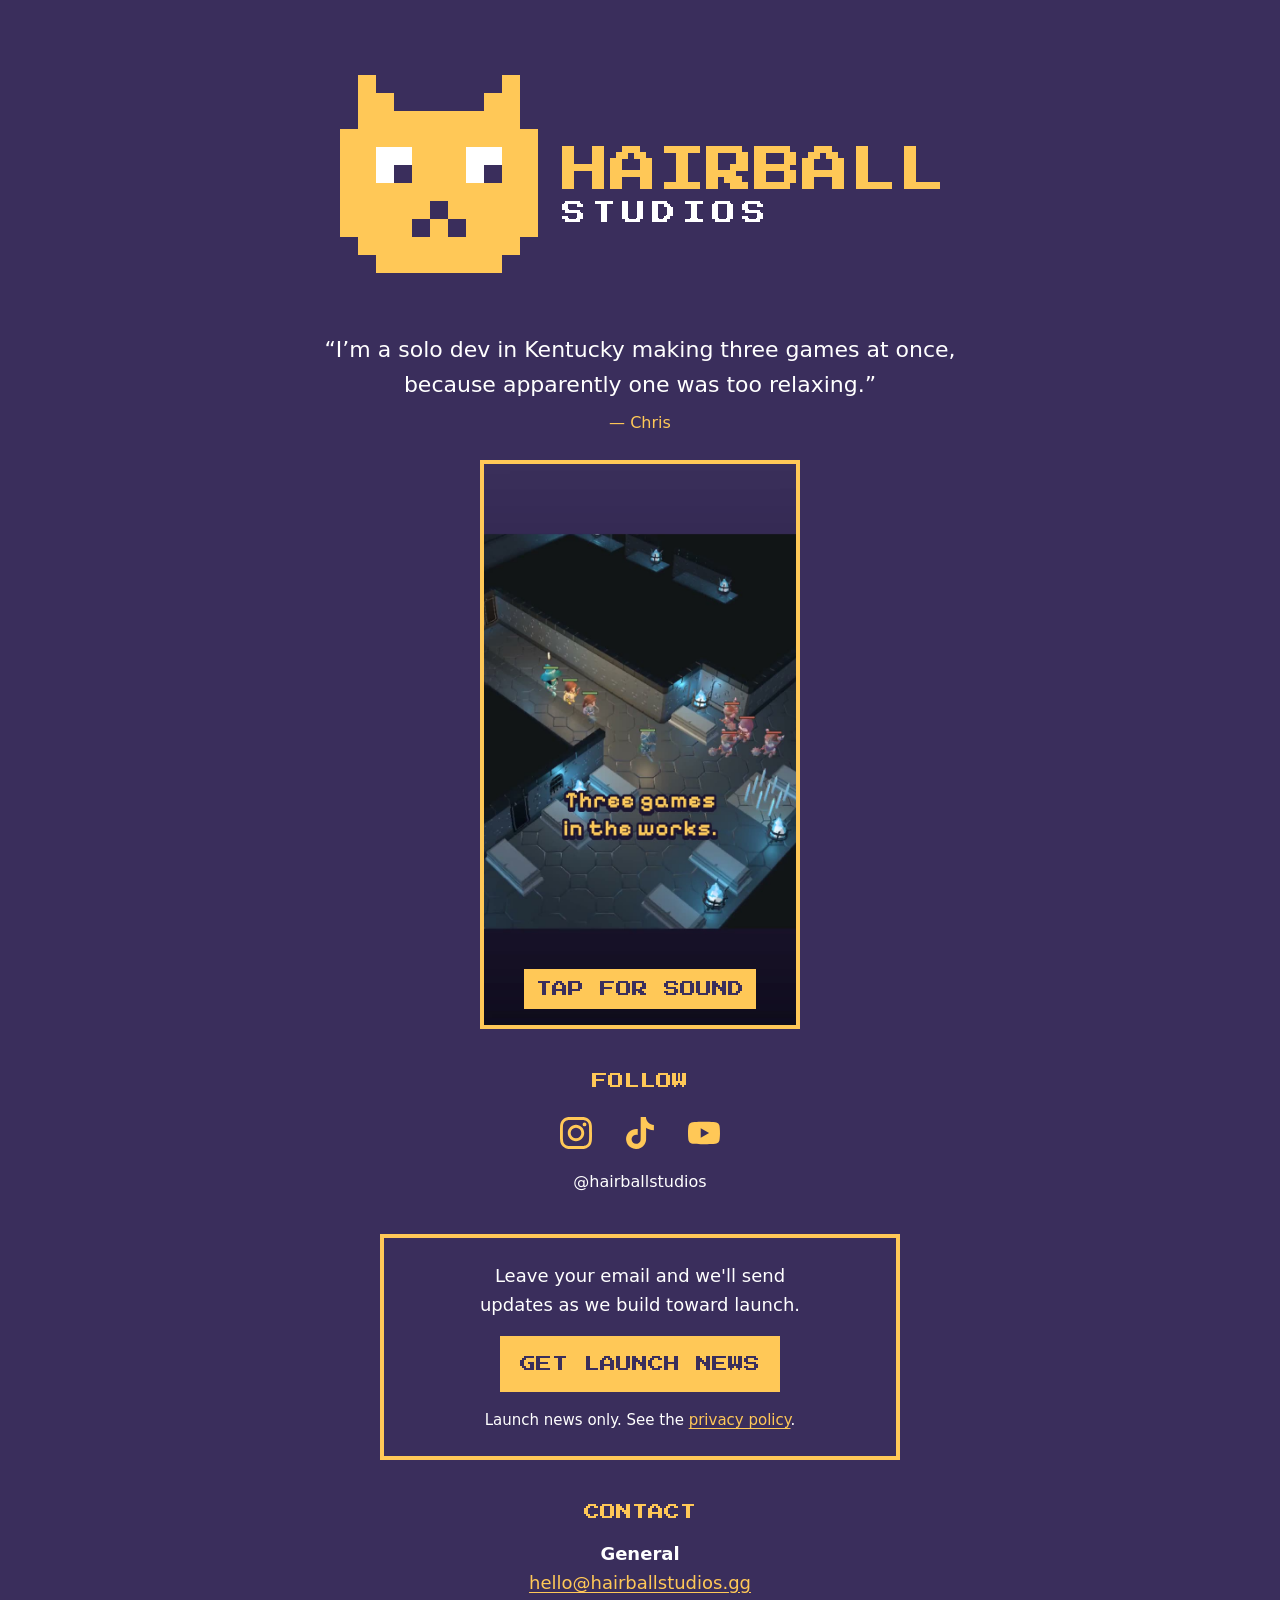
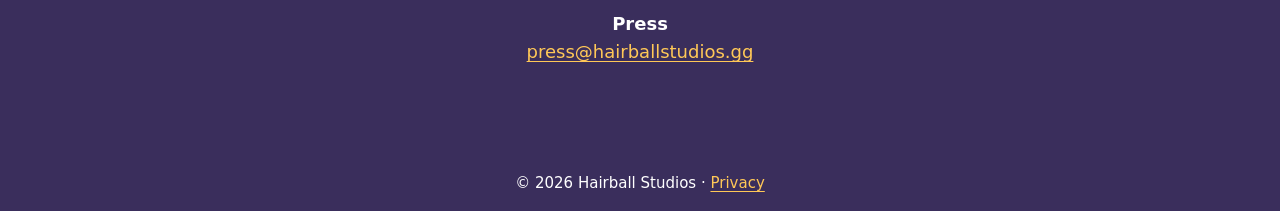
<file: index.html>
<!doctype html>
<html lang="en">
<head>
  <meta charset="utf-8">
  <meta name="viewport" content="width=device-width, initial-scale=1">
  <title>Hairball Studios</title>
  <meta name="description" content="Hairball Studios is an indie game studio from Kentucky. Three games in the works.">
  <meta name="theme-color" content="#3A2E5C">
  <link rel="canonical" href="https://hairballstudios.gg/">

  <meta property="og:type" content="website">
  <meta property="og:site_name" content="Hairball Studios">
  <meta property="og:title" content="Hairball Studios">
  <meta property="og:description" content="An indie game studio from Kentucky. Three games in the works.">
  <meta property="og:url" content="https://hairballstudios.gg/">
  <meta property="og:image" content="https://hairballstudios.gg/og-image.png">
  <meta property="og:image:width" content="1200">
  <meta property="og:image:height" content="630">
  <meta property="og:image:alt" content="Hairball Studios logo: a pixel-art cat face giving a side-eye look">
  <meta name="twitter:card" content="summary_large_image">
  <meta name="twitter:image:alt" content="Hairball Studios logo: a pixel-art cat face giving a side-eye look">

  <link rel="icon" href="favicon.ico" sizes="48x48">
  <link rel="icon" type="image/png" sizes="32x32" href="img/favicon-32.png">
  <link rel="icon" type="image/png" sizes="16x16" href="img/favicon-16.png">
  <link rel="apple-touch-icon" href="apple-touch-icon.png">

  <link rel="preload" href="fonts/press-start-2p-latin.woff2" as="font" type="font/woff2" crossorigin>
  <link rel="stylesheet" href="css/style.css">
</head>
<body>
  <main>
    <h1>
      <picture>
        <source media="(min-width: 800px)" srcset="img/horizontal-transparent.svg">
        <img class="logo" src="img/stacked-transparent.svg" alt="Hairball Studios">
      </picture>
    </h1>

    <figure class="tagline">
      <blockquote><p><span class="beat">&ldquo;I&rsquo;m a solo dev in Kentucky making three games at once,</span> <span class="beat">because apparently one was too relaxing.&rdquo;</span></p></blockquote>
      <figcaption>&mdash; Chris</figcaption>
    </figure>

    <section class="reel" aria-label="Studio reel">
      <div class="reel-frame">
        <video id="reel" src="video/hairball-reel.mp4" poster="video/hairball-reel-poster.jpg" width="720" height="1280" autoplay muted loop playsinline controls preload="auto" aria-label="Hairball Studios reel: a first look at three games"></video>
        <button class="reel-sound" type="button" aria-label="Play the reel from the start with sound" hidden><span>Tap for sound</span></button>
      </div>
      <noscript><p class="small"><a href="video/hairball-reel.mp4">Watch the reel</a></p></noscript>
    </section>

    <!-- SOCIAL LINKS: only accounts confirmed live. Add others here as they launch. -->
    <section class="social" aria-labelledby="social-heading">
      <h2 id="social-heading">Follow</h2>
      <!-- Icons: Simple Icons (simpleicons.org), CC0. -->
      <ul>
        <li><a href="https://www.instagram.com/hairballstudios/" target="_blank" rel="me noopener" aria-label="Instagram">
          <svg viewBox="0 0 24 24" width="32" height="32" aria-hidden="true" focusable="false"><path fill="currentColor" d="M7.0301.084c-1.2768.0602-2.1487.264-2.911.5634-.7888.3075-1.4575.72-2.1228 1.3877-.6652.6677-1.075 1.3368-1.3802 2.127-.2954.7638-.4956 1.6365-.552 2.914-.0564 1.2775-.0689 1.6882-.0626 4.947.0062 3.2586.0206 3.6671.0825 4.9473.061 1.2765.264 2.1482.5635 2.9107.308.7889.72 1.4573 1.388 2.1228.6679.6655 1.3365 1.0743 2.1285 1.38.7632.295 1.6361.4961 2.9134.552 1.2773.056 1.6884.069 4.9462.0627 3.2578-.0062 3.668-.0207 4.9478-.0814 1.28-.0607 2.147-.2652 2.9098-.5633.7889-.3086 1.4578-.72 2.1228-1.3881.665-.6682 1.0745-1.3378 1.3795-2.1284.2957-.7632.4966-1.636.552-2.9124.056-1.2809.0692-1.6898.063-4.948-.0063-3.2583-.021-3.6668-.0817-4.9465-.0607-1.2797-.264-2.1487-.5633-2.9117-.3084-.7889-.72-1.4568-1.3876-2.1228C21.2982 1.33 20.628.9208 19.8378.6165 19.074.321 18.2017.1197 16.9244.0645 15.6471.0093 15.236-.005 11.977.0014 8.718.0076 8.31.0215 7.0301.0839m.1402 21.6932c-1.17-.0509-1.8053-.2453-2.2287-.408-.5606-.216-.96-.4771-1.3819-.895-.422-.4178-.6811-.8186-.9-1.378-.1644-.4234-.3624-1.058-.4171-2.228-.0595-1.2645-.072-1.6442-.079-4.848-.007-3.2037.0053-3.583.0607-4.848.05-1.169.2456-1.805.408-2.2282.216-.5613.4762-.96.895-1.3816.4188-.4217.8184-.6814 1.3783-.9003.423-.1651 1.0575-.3614 2.227-.4171 1.2655-.06 1.6447-.072 4.848-.079 3.2033-.007 3.5835.005 4.8495.0608 1.169.0508 1.8053.2445 2.228.408.5608.216.96.4754 1.3816.895.4217.4194.6816.8176.9005 1.3787.1653.4217.3617 1.056.4169 2.2263.0602 1.2655.0739 1.645.0796 4.848.0058 3.203-.0055 3.5834-.061 4.848-.051 1.17-.245 1.8055-.408 2.2294-.216.5604-.4763.96-.8954 1.3814-.419.4215-.8181.6811-1.3783.9-.4224.1649-1.0577.3617-2.2262.4174-1.2656.0595-1.6448.072-4.8493.079-3.2045.007-3.5825-.006-4.848-.0608M16.953 5.5864A1.44 1.44 0 1 0 18.39 4.144a1.44 1.44 0 0 0-1.437 1.4424M5.8385 12.012c.0067 3.4032 2.7706 6.1557 6.173 6.1493 3.4026-.0065 6.157-2.7701 6.1506-6.1733-.0065-3.4032-2.771-6.1565-6.174-6.1498-3.403.0067-6.156 2.771-6.1496 6.1738M8 12.0077a4 4 0 1 1 4.008 3.9921A3.9996 3.9996 0 0 1 8 12.0077"/></svg>
        </a></li>
        <li><a href="https://www.tiktok.com/@hairballstudios" target="_blank" rel="me noopener" aria-label="TikTok">
          <svg viewBox="0 0 24 24" width="32" height="32" aria-hidden="true" focusable="false"><path fill="currentColor" d="M12.525.02c1.31-.02 2.61-.01 3.91-.02.08 1.53.63 3.09 1.75 4.17 1.12 1.11 2.7 1.62 4.24 1.79v4.03c-1.44-.05-2.89-.35-4.2-.97-.57-.26-1.1-.59-1.62-.93-.01 2.92.01 5.84-.02 8.75-.08 1.4-.54 2.79-1.35 3.94-1.31 1.92-3.58 3.17-5.91 3.21-1.43.08-2.86-.31-4.08-1.03-2.02-1.19-3.44-3.37-3.65-5.71-.02-.5-.03-1-.01-1.49.18-1.9 1.12-3.72 2.58-4.96 1.66-1.44 3.98-2.13 6.15-1.72.02 1.48-.04 2.96-.04 4.44-.99-.32-2.15-.23-3.02.37-.63.41-1.11 1.04-1.36 1.75-.21.51-.15 1.07-.14 1.61.24 1.64 1.82 3.02 3.5 2.87 1.12-.01 2.19-.66 2.77-1.61.19-.33.4-.67.41-1.06.1-1.79.06-3.57.07-5.36.01-4.03-.01-8.05.02-12.07z"/></svg>
        </a></li>
        <li><a href="https://www.youtube.com/@hairballstudios" target="_blank" rel="me noopener" aria-label="YouTube">
          <svg viewBox="0 0 24 24" width="32" height="32" aria-hidden="true" focusable="false"><path fill="currentColor" d="M23.498 6.186a3.016 3.016 0 0 0-2.122-2.136C19.505 3.545 12 3.545 12 3.545s-7.505 0-9.377.505A3.017 3.017 0 0 0 .502 6.186C0 8.07 0 12 0 12s0 3.93.502 5.814a3.016 3.016 0 0 0 2.122 2.136c1.871.505 9.376.505 9.376.505s7.505 0 9.377-.505a3.015 3.015 0 0 0 2.122-2.136C24 15.93 24 12 24 12s0-3.93-.502-5.814zM9.545 15.568V8.432L15.818 12l-6.273 3.568z"/></svg>
        </a></li>
      </ul>
      <p class="handle">@hairballstudios</p>
    </section>

    <section class="signup" aria-label="Get launch news">
      <!-- Signup is a Google Form (link-out, not embedded). Swap for a mailing-list service once the list outgrows manual sending. -->
      <p>Leave your email and we'll send updates as we build toward launch.</p>
      <p><a class="button" href="https://docs.google.com/forms/d/e/1FAIpQLScywKqD0pSSW6m3v3P4wqgR5wKFRZkaywtVCC_cyLeL-HecTg/viewform" target="_blank" rel="noopener">Get launch news</a></p>
      <p class="small">Launch news only. See the <a href="privacy.html">privacy policy</a>.</p>
    </section>

    <section class="contact" aria-labelledby="contact-heading">
      <h2 id="contact-heading">Contact</h2>
      <dl>
        <dt>General</dt>
        <dd><a href="mailto:hello@hairballstudios.gg">hello@hairballstudios.gg</a></dd>
        <dt>Press</dt>
        <dd><a href="mailto:press@hairballstudios.gg">press@hairballstudios.gg</a></dd>
      </dl>
    </section>
  </main>

  <footer>
    <p>&copy; 2026 Hairball Studios &middot; <a href="privacy.html">Privacy</a></p>
  </footer>
  <script src="js/reel.js" defer></script>
</body>
</html>
</file>
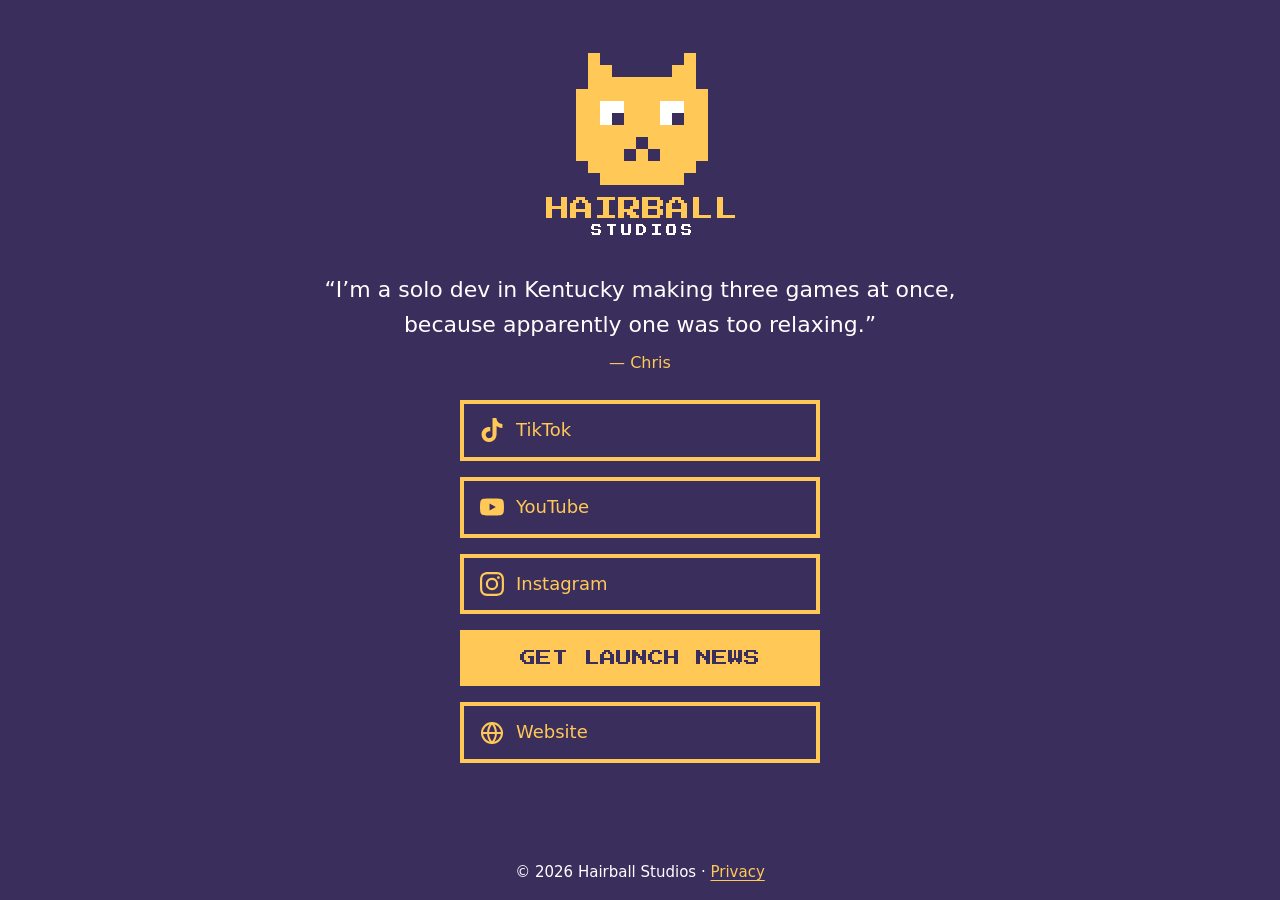
<file: links/index.html>
<!doctype html>
<html lang="en">
<head>
  <meta charset="utf-8">
  <meta name="viewport" content="width=device-width, initial-scale=1">
  <title>Follow Hairball Studios</title>
  <meta name="description" content="Follow Hairball Studios, an indie game studio from Kentucky, and get launch news.">
  <meta name="theme-color" content="#3A2E5C">
  <link rel="canonical" href="https://hairballstudios.gg/links/">

  <meta property="og:type" content="website">
  <meta property="og:site_name" content="Hairball Studios">
  <meta property="og:title" content="Follow Hairball Studios">
  <meta property="og:description" content="An indie game studio from Kentucky.">
  <meta property="og:url" content="https://hairballstudios.gg/links/">
  <meta property="og:image" content="https://hairballstudios.gg/og-image.png">
  <meta property="og:image:width" content="1200">
  <meta property="og:image:height" content="630">
  <meta property="og:image:alt" content="Hairball Studios logo: a pixel-art cat face giving a side-eye look">
  <meta name="twitter:card" content="summary_large_image">
  <meta name="twitter:image:alt" content="Hairball Studios logo: a pixel-art cat face giving a side-eye look">

  <link rel="icon" href="/favicon.ico" sizes="48x48">
  <link rel="icon" type="image/png" sizes="32x32" href="/img/favicon-32.png">
  <link rel="icon" type="image/png" sizes="16x16" href="/img/favicon-16.png">
  <link rel="apple-touch-icon" href="/apple-touch-icon.png">

  <link rel="preload" href="/fonts/press-start-2p-latin.woff2" as="font" type="font/woff2" crossorigin>
  <link rel="stylesheet" href="/css/style.css">
</head>
<body>
  <main class="links">
    <h1>
      <img class="logo" src="/img/stacked-transparent.svg" alt="Hairball Studios">
    </h1>

    <figure class="tagline">
      <blockquote><p><span class="beat">&ldquo;I&rsquo;m a solo dev in Kentucky making three games at once,</span> <span class="beat">because apparently one was too relaxing.&rdquo;</span></p></blockquote>
      <figcaption>&mdash; Chris</figcaption>
    </figure>

    <ul class="link-list">
      <li><a class="link" href="https://www.tiktok.com/@hairballstudios" target="_blank" rel="me noopener"><svg viewBox="0 0 24 24" width="24" height="24" aria-hidden="true" focusable="false"><path fill="currentColor" d="M12.525.02c1.31-.02 2.61-.01 3.91-.02.08 1.53.63 3.09 1.75 4.17 1.12 1.11 2.7 1.62 4.24 1.79v4.03c-1.44-.05-2.89-.35-4.2-.97-.57-.26-1.1-.59-1.62-.93-.01 2.92.01 5.84-.02 8.75-.08 1.4-.54 2.79-1.35 3.94-1.31 1.92-3.58 3.17-5.91 3.21-1.43.08-2.86-.31-4.08-1.03-2.02-1.19-3.44-3.37-3.65-5.71-.02-.5-.03-1-.01-1.49.18-1.9 1.12-3.72 2.58-4.96 1.66-1.44 3.98-2.13 6.15-1.72.02 1.48-.04 2.96-.04 4.44-.99-.32-2.15-.23-3.02.37-.63.41-1.11 1.04-1.36 1.75-.21.51-.15 1.07-.14 1.61.24 1.64 1.82 3.02 3.5 2.87 1.12-.01 2.19-.66 2.77-1.61.19-.33.4-.67.41-1.06.1-1.79.06-3.57.07-5.36.01-4.03-.01-8.05.02-12.07z"/></svg>TikTok</a></li>
      <li><a class="link" href="https://www.youtube.com/@hairballstudios" target="_blank" rel="me noopener"><svg viewBox="0 0 24 24" width="24" height="24" aria-hidden="true" focusable="false"><path fill="currentColor" d="M23.498 6.186a3.016 3.016 0 0 0-2.122-2.136C19.505 3.545 12 3.545 12 3.545s-7.505 0-9.377.505A3.017 3.017 0 0 0 .502 6.186C0 8.07 0 12 0 12s0 3.93.502 5.814a3.016 3.016 0 0 0 2.122 2.136c1.871.505 9.376.505 9.376.505s7.505 0 9.377-.505a3.015 3.015 0 0 0 2.122-2.136C24 15.93 24 12 24 12s0-3.93-.502-5.814zM9.545 15.568V8.432L15.818 12l-6.273 3.568z"/></svg>YouTube</a></li>
      <li><a class="link" href="https://www.instagram.com/hairballstudios/" target="_blank" rel="me noopener"><svg viewBox="0 0 24 24" width="24" height="24" aria-hidden="true" focusable="false"><path fill="currentColor" d="M7.0301.084c-1.2768.0602-2.1487.264-2.911.5634-.7888.3075-1.4575.72-2.1228 1.3877-.6652.6677-1.075 1.3368-1.3802 2.127-.2954.7638-.4956 1.6365-.552 2.914-.0564 1.2775-.0689 1.6882-.0626 4.947.0062 3.2586.0206 3.6671.0825 4.9473.061 1.2765.264 2.1482.5635 2.9107.308.7889.72 1.4573 1.388 2.1228.6679.6655 1.3365 1.0743 2.1285 1.38.7632.295 1.6361.4961 2.9134.552 1.2773.056 1.6884.069 4.9462.0627 3.2578-.0062 3.668-.0207 4.9478-.0814 1.28-.0607 2.147-.2652 2.9098-.5633.7889-.3086 1.4578-.72 2.1228-1.3881.665-.6682 1.0745-1.3378 1.3795-2.1284.2957-.7632.4966-1.636.552-2.9124.056-1.2809.0692-1.6898.063-4.948-.0063-3.2583-.021-3.6668-.0817-4.9465-.0607-1.2797-.264-2.1487-.5633-2.9117-.3084-.7889-.72-1.4568-1.3876-2.1228C21.2982 1.33 20.628.9208 19.8378.6165 19.074.321 18.2017.1197 16.9244.0645 15.6471.0093 15.236-.005 11.977.0014 8.718.0076 8.31.0215 7.0301.0839m.1402 21.6932c-1.17-.0509-1.8053-.2453-2.2287-.408-.5606-.216-.96-.4771-1.3819-.895-.422-.4178-.6811-.8186-.9-1.378-.1644-.4234-.3624-1.058-.4171-2.228-.0595-1.2645-.072-1.6442-.079-4.848-.007-3.2037.0053-3.583.0607-4.848.05-1.169.2456-1.805.408-2.2282.216-.5613.4762-.96.895-1.3816.4188-.4217.8184-.6814 1.3783-.9003.423-.1651 1.0575-.3614 2.227-.4171 1.2655-.06 1.6447-.072 4.848-.079 3.2033-.007 3.5835.005 4.8495.0608 1.169.0508 1.8053.2445 2.228.408.5608.216.96.4754 1.3816.895.4217.4194.6816.8176.9005 1.3787.1653.4217.3617 1.056.4169 2.2263.0602 1.2655.0739 1.645.0796 4.848.0058 3.203-.0055 3.5834-.061 4.848-.051 1.17-.245 1.8055-.408 2.2294-.216.5604-.4763.96-.8954 1.3814-.419.4215-.8181.6811-1.3783.9-.4224.1649-1.0577.3617-2.2262.4174-1.2656.0595-1.6448.072-4.8493.079-3.2045.007-3.5825-.006-4.848-.0608M16.953 5.5864A1.44 1.44 0 1 0 18.39 4.144a1.44 1.44 0 0 0-1.437 1.4424M5.8385 12.012c.0067 3.4032 2.7706 6.1557 6.173 6.1493 3.4026-.0065 6.157-2.7701 6.1506-6.1733-.0065-3.4032-2.771-6.1565-6.174-6.1498-3.403.0067-6.156 2.771-6.1496 6.1738M8 12.0077a4 4 0 1 1 4.008 3.9921A3.9996 3.9996 0 0 1 8 12.0077"/></svg>Instagram</a></li>
      <li><a class="button" href="https://docs.google.com/forms/d/e/1FAIpQLScywKqD0pSSW6m3v3P4wqgR5wKFRZkaywtVCC_cyLeL-HecTg/viewform" target="_blank" rel="noopener">Get launch news</a></li>
      <li><a class="link" href="/"><svg viewBox="0 0 24 24" width="24" height="24" aria-hidden="true" focusable="false" fill="none" stroke="currentColor" stroke-width="2" stroke-linecap="round" stroke-linejoin="round"><circle cx="12" cy="12" r="10"/><path d="M2 12h20"/><path d="M12 2a15.3 15.3 0 0 1 4 10 15.3 15.3 0 0 1-4 10 15.3 15.3 0 0 1-4-10 15.3 15.3 0 0 1 4-10z"/></svg>Website</a></li>
    </ul>
  </main>

  <footer>
    <p>&copy; 2026 Hairball Studios &middot; <a href="/privacy.html">Privacy</a></p>
  </footer>
</body>
</html>
</file>
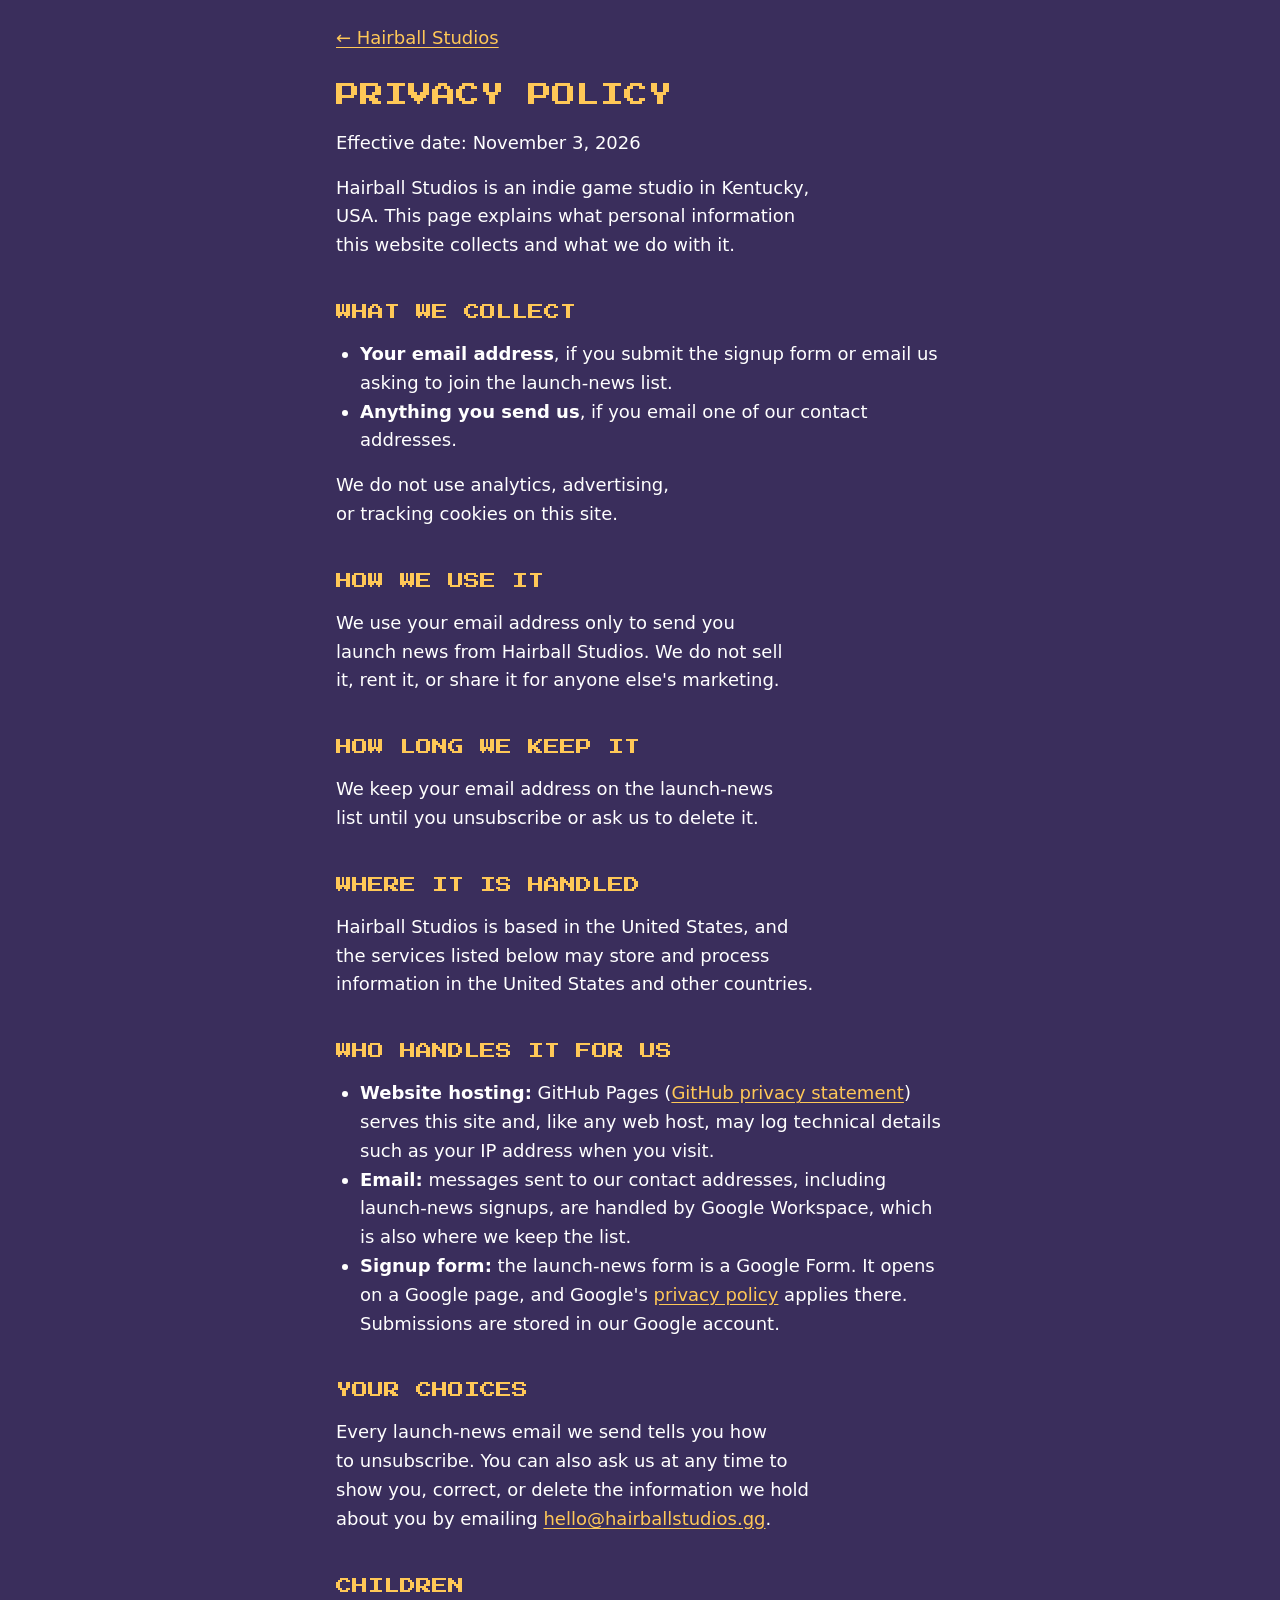
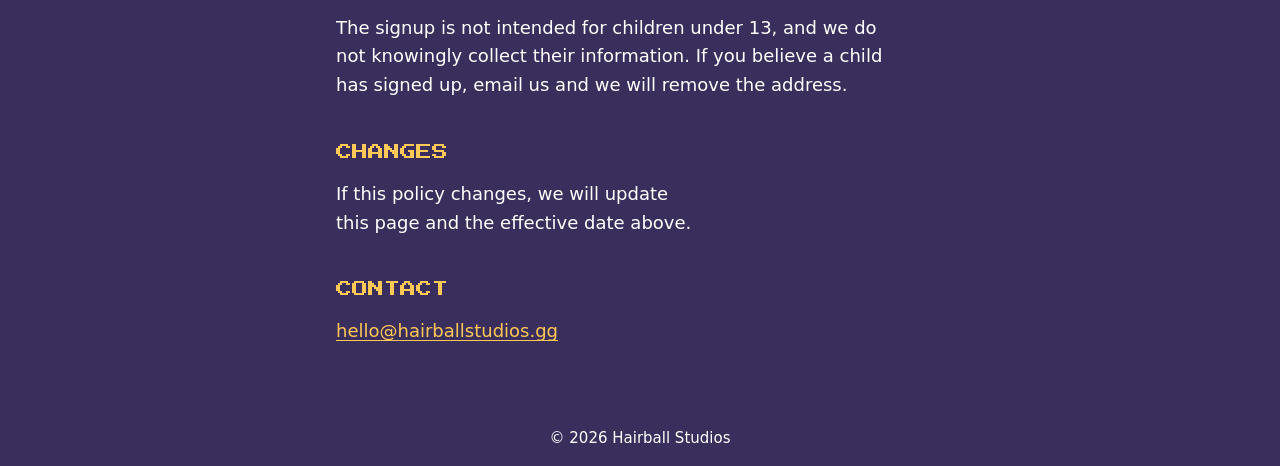
<file: privacy.html>
<!doctype html>
<html lang="en">
<head>
  <meta charset="utf-8">
  <meta name="viewport" content="width=device-width, initial-scale=1">
  <title>Privacy Policy | Hairball Studios</title>
  <meta name="description" content="How Hairball Studios handles the email addresses on its launch-news list.">
  <meta name="theme-color" content="#3A2E5C">
  <link rel="canonical" href="https://hairballstudios.gg/privacy.html">

  <meta property="og:type" content="website">
  <meta property="og:site_name" content="Hairball Studios">
  <meta property="og:title" content="Privacy Policy | Hairball Studios">
  <meta property="og:description" content="How Hairball Studios handles the email addresses on its launch-news list.">
  <meta property="og:url" content="https://hairballstudios.gg/privacy.html">
  <meta property="og:image" content="https://hairballstudios.gg/og-image.png">
  <meta property="og:image:width" content="1200">
  <meta property="og:image:height" content="630">
  <meta property="og:image:alt" content="Hairball Studios logo: a pixel-art cat face giving a side-eye look">
  <meta name="twitter:card" content="summary_large_image">

  <link rel="icon" href="favicon.ico" sizes="48x48">
  <link rel="icon" type="image/png" sizes="32x32" href="img/favicon-32.png">
  <link rel="icon" type="image/png" sizes="16x16" href="img/favicon-16.png">
  <link rel="apple-touch-icon" href="apple-touch-icon.png">

  <link rel="preload" href="fonts/press-start-2p-latin.woff2" as="font" type="font/woff2" crossorigin>
  <link rel="stylesheet" href="css/style.css">
</head>
<body>
  <main class="doc">
    <a class="home" href="./">&larr; Hairball Studios</a>

    <h1>Privacy Policy</h1>

    <p>Effective date: November 3, 2026</p>

    <p>Hairball Studios is an indie game studio in Kentucky, USA. This page explains what
      personal information this website collects and what we do with it.</p>

    <h2>What we collect</h2>
    <ul>
      <li><strong>Your email address</strong>, if you submit the signup form or email us asking to join the launch-news list.</li>
      <li><strong>Anything you send us</strong>, if you email one of our contact addresses.</li>
    </ul>
    <p>We do not use analytics, advertising, or tracking cookies on this site.</p>

    <h2>How we use it</h2>
    <p>We use your email address only to send you launch news from Hairball Studios. We do
      not sell it, rent it, or share it for anyone else's marketing.</p>

    <h2>How long we keep it</h2>
    <p>We keep your email address on the launch-news list until you unsubscribe or ask us to
      delete it.</p>

    <h2>Where it is handled</h2>
    <p>Hairball Studios is based in the United States, and the services listed below may
      store and process information in the United States and other countries.</p>

    <h2>Who handles it for us</h2>
    <ul>
      <li><strong>Website hosting:</strong> GitHub Pages
        (<a href="https://docs.github.com/en/site-policy/privacy-policies/github-general-privacy-statement" target="_blank" rel="noopener">GitHub privacy statement</a>)
        serves this site and, like any web host, may log technical details such as your IP
        address when you visit.</li>
      <li><strong>Email:</strong> messages sent to our contact addresses, including launch-news
        signups, are handled by Google Workspace, which is also where we keep the list.</li>
      <li><strong>Signup form:</strong> the launch-news form is a Google Form. It opens on a Google page, and Google's
        <a href="https://policies.google.com/privacy" target="_blank" rel="noopener">privacy policy</a> applies there. Submissions are stored in
        our Google account.</li>
    </ul>

    <h2>Your choices</h2>
    <p>Every launch-news email we send tells you how to unsubscribe. You can also ask us at any time to
      show you, correct, or delete the information we hold about you by emailing
      <a href="mailto:hello@hairballstudios.gg">hello@hairballstudios.gg</a>.</p>

    <h2>Children</h2>
    <p>The signup is not intended for children under 13, and we do not knowingly collect
      their information. If you believe a child has signed up, email us and we will remove
      the address.</p>

    <h2>Changes</h2>
    <p>If this policy changes, we will update this page and the effective date above.</p>

    <h2>Contact</h2>
    <p><a href="mailto:hello@hairballstudios.gg">hello@hairballstudios.gg</a></p>
  </main>

  <footer>
    <p>&copy; 2026 Hairball Studios</p>
  </footer>
</body>
</html>
</file>
<file: css/style.css>
@font-face {
  font-family: "Press Start 2P";
  font-style: normal;
  font-weight: 400;
  font-display: swap;
  src: url("../fonts/press-start-2p-latin.woff2") format("woff2");
}

:root {
  --purple: #3A2E5C;
  --gold: #FFC857;
  --white: #FFFFFF;
  --pixel: "Press Start 2P", ui-monospace, Menlo, Consolas, monospace;
  --body: system-ui, -apple-system, "Segoe UI", Roboto, "Helvetica Neue", Arial, sans-serif;
}

* { box-sizing: border-box; }

html { -webkit-text-size-adjust: 100%; }

body {
  margin: 0;
  min-height: 100vh;
  min-height: 100svh;
  display: flex;
  flex-direction: column;
  align-items: center;
  background: var(--purple);
  color: var(--white);
  font-family: var(--body);
  font-size: 18px;
  line-height: 1.6;
}

main {
  flex: 1;
  width: 100%;
  max-width: 752px;
  padding: 24px 16px 48px;
  text-align: center;
}

a { color: var(--gold); text-underline-offset: 3px; }
a:hover { color: var(--white); }
a:focus-visible, input:focus-visible, button:focus-visible {
  outline: 3px solid var(--white);
  outline-offset: 3px;
}

/* Press Start 2P sits on an 8px grid: keep it at 8px multiples, short headings only. */
h2, .pixel {
  font-family: var(--pixel);
  font-weight: 400;
  font-size: 16px;
  line-height: 1.5;
  letter-spacing: 0;
  color: var(--gold);
  text-transform: uppercase;
}

h1 { margin: 0; line-height: 0; }
h2 { margin: 0 0 16px; }
p { margin: 0 0 16px; text-wrap: balance; }

/* Logo: SVG pixel art, shown only at 0.5x and 1x of its native size so the grid stays even. */
.logo { display: block; margin: 0 auto; width: 240px; height: 240px; }
@media (min-width: 520px) and (min-height: 700px) { .logo { width: 480px; height: 480px; } }
@media (min-width: 800px) { .logo { width: 720px; height: 300px; } }
@media (min-width: 800px) and (max-height: 499px) { .logo { width: 360px; height: 150px; } }

.tagline { font-size: 20px; margin: 8px 0 24px; }
figure.tagline { margin: 8px auto 24px; max-width: 520px; }
.tagline blockquote { margin: 0; }
.tagline blockquote p { margin: 0 0 8px; }
.tagline .beat { display: inline-block; }
@media (min-width: 800px) { .tagline { font-size: 22px; } figure.tagline { max-width: 640px; } }
.tagline figcaption { font-size: 16px; color: var(--gold); }
.cta { margin: 0 0 40px; }

section { margin: 0 auto 40px; max-width: 520px; }

.reel-frame {
  position: relative;
  width: min(320px, 100%, calc(70svh * 9 / 16));
  margin: 0 auto;
  aspect-ratio: 9 / 16;
  border: 4px solid var(--gold);
  background: #000;
}
.reel-frame video { display: block; width: 100%; height: 100%; object-fit: cover; }
.reel-sound {
  position: absolute;
  inset: 0;
  display: flex;
  align-items: flex-end;
  justify-content: center;
  padding: 0 8px 16px;
  border: 0;
  background: transparent;
  cursor: pointer;
}
.reel-sound[hidden] { display: none; }
.reel-sound span {
  padding: 8px 12px;
  background: var(--gold);
  color: var(--purple);
  font-family: var(--pixel);
  font-size: 16px;
  line-height: 1.5;
  text-transform: uppercase;
}
.reel-sound:hover span { background: var(--white); }

.signup {
  border: 4px solid var(--gold);
  padding: 24px 16px;
}
.signup .button, .cta .button {
  display: inline-block;
  padding: 12px 16px;
  border: 4px solid var(--gold);
  background: var(--gold);
  color: var(--purple);
  font-family: var(--pixel);
  font-size: 16px;
  line-height: 1.5;
  text-decoration: none;
  text-transform: uppercase;
}
.signup .button:hover, .cta .button:hover { background: var(--white); border-color: var(--white); color: var(--purple); }
.signup .small { font-size: 15px; margin: 16px 0 0; overflow-wrap: anywhere; }

.contact dl { margin: 0; }
.contact dt { font-weight: 700; }
.contact dd { margin: 0 0 12px; overflow-wrap: anywhere; }

.social ul { list-style: none; margin: 0; padding: 0; display: flex; flex-wrap: wrap; justify-content: center; gap: 8px 16px; }
.social a { display: flex; align-items: center; justify-content: center; width: 48px; height: 48px; }
.social svg { display: block; }
.social .handle { margin: 12px 0 0; font-size: 16px; }

footer {
  width: 100%;
  padding: 16px;
  text-align: center;
  font-size: 15px;
}
footer p { margin: 0; }

/* Privacy page */
.doc { text-align: left; max-width: 640px; }
.doc .home { display: inline-block; margin-bottom: 24px; }
.doc h1 {
  font-family: var(--pixel);
  font-weight: 400;
  font-size: 24px;
  line-height: 1.5;
  color: var(--gold);
  text-transform: uppercase;
  margin: 0 0 16px;
}
.doc h2 { margin-top: 40px; }
.doc ul { padding-left: 24px; margin: 0 0 16px; }

/* 404 page */
.notfound { padding-top: 96px; }
.notfound h1 {
  font-family: var(--pixel);
  font-weight: 400;
  font-size: 24px;
  line-height: 1.5;
  color: var(--gold);
  text-transform: uppercase;
  margin: 0 0 16px;
}

/* Links page (QR landing from business cards) */
.links .logo { width: 240px; height: 240px; }
.links .tagline { margin: 8px auto 24px; }
.link-list { list-style: none; margin: 0 auto; padding: 0; max-width: 360px; display: flex; flex-direction: column; gap: 16px; }
.link-list a {
  display: flex;
  align-items: center;
  justify-content: flex-start;
  gap: 12px;
  min-height: 56px;
  padding: 12px 16px;
  border: 4px solid var(--gold);
  text-decoration: none;
  overflow-wrap: anywhere;
}
.link-list .button {
  justify-content: center;
  background: var(--gold);
  color: var(--purple);
  font-family: var(--pixel);
  font-size: 16px;
  line-height: 1.5;
  text-transform: uppercase;
}
.link-list .button:hover { background: var(--white); border-color: var(--white); color: var(--purple); }
.link-list .link:hover { border-color: var(--white); }
</file>
